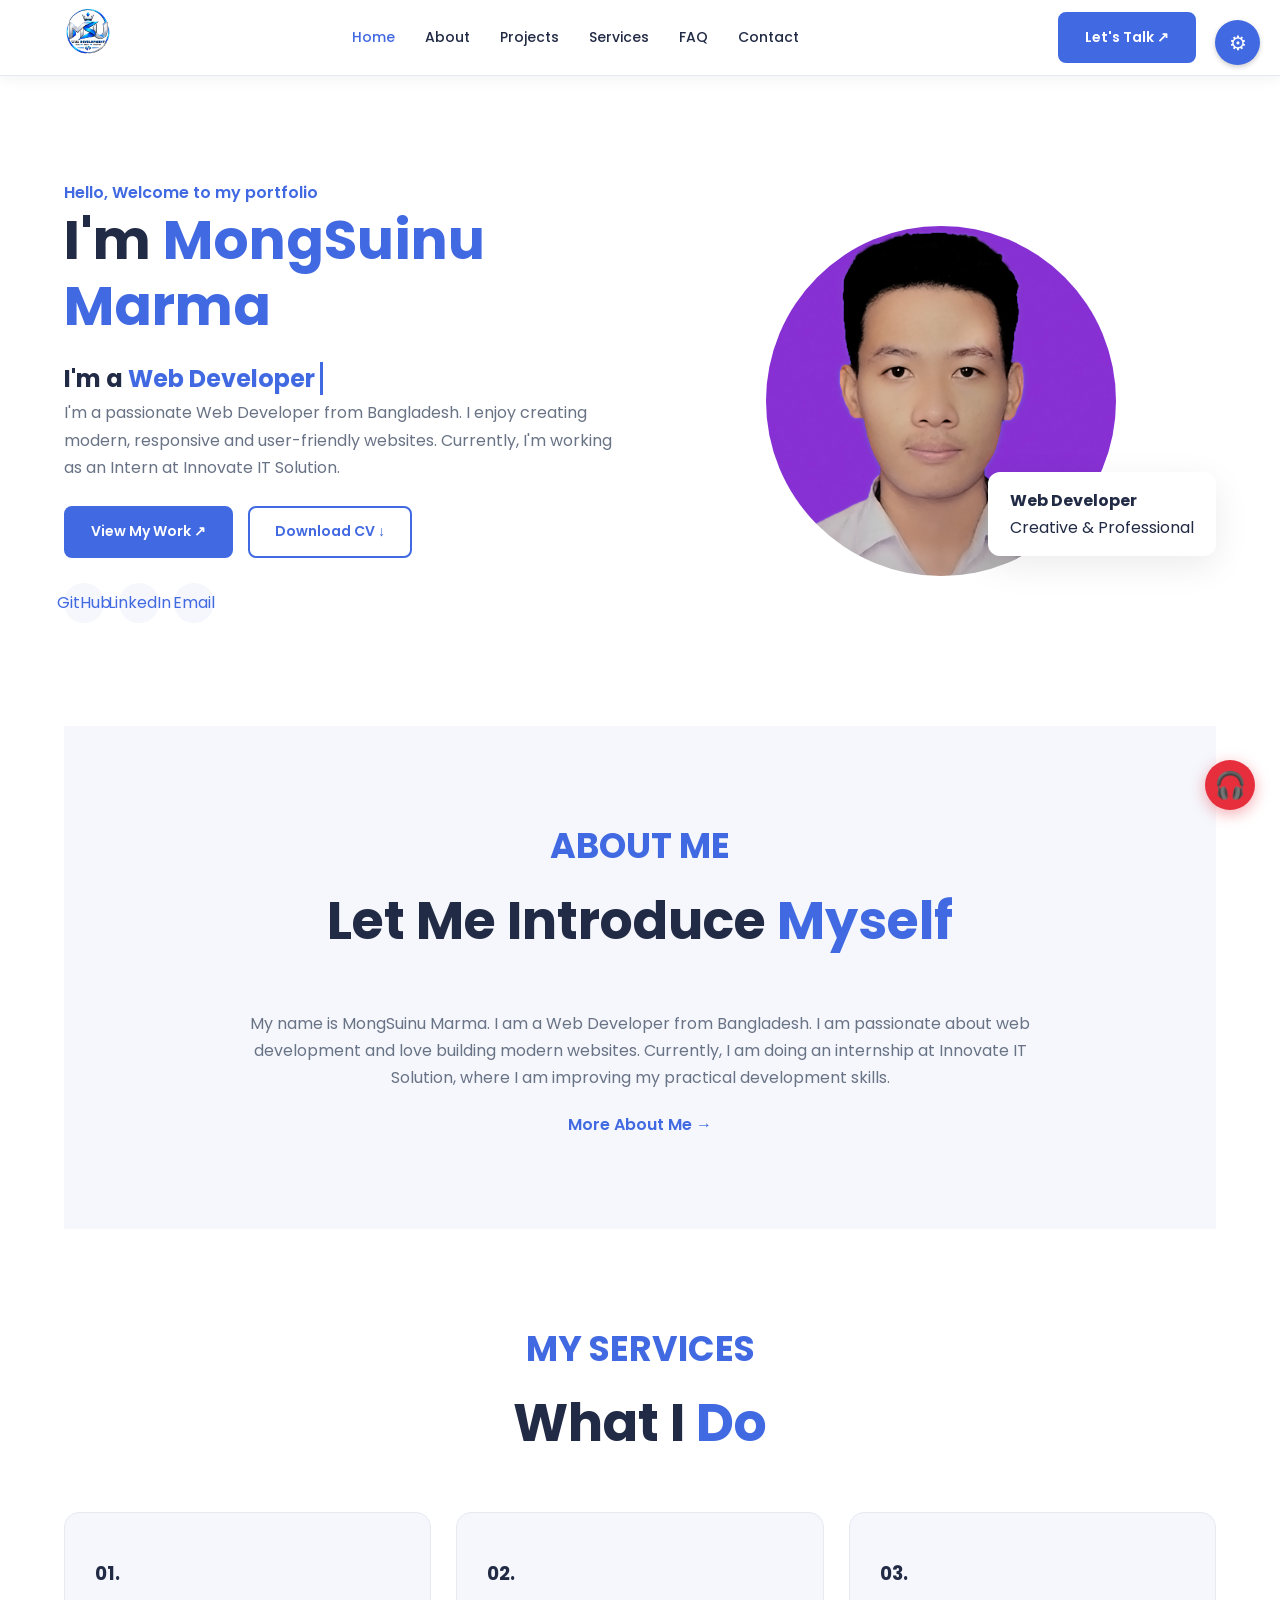
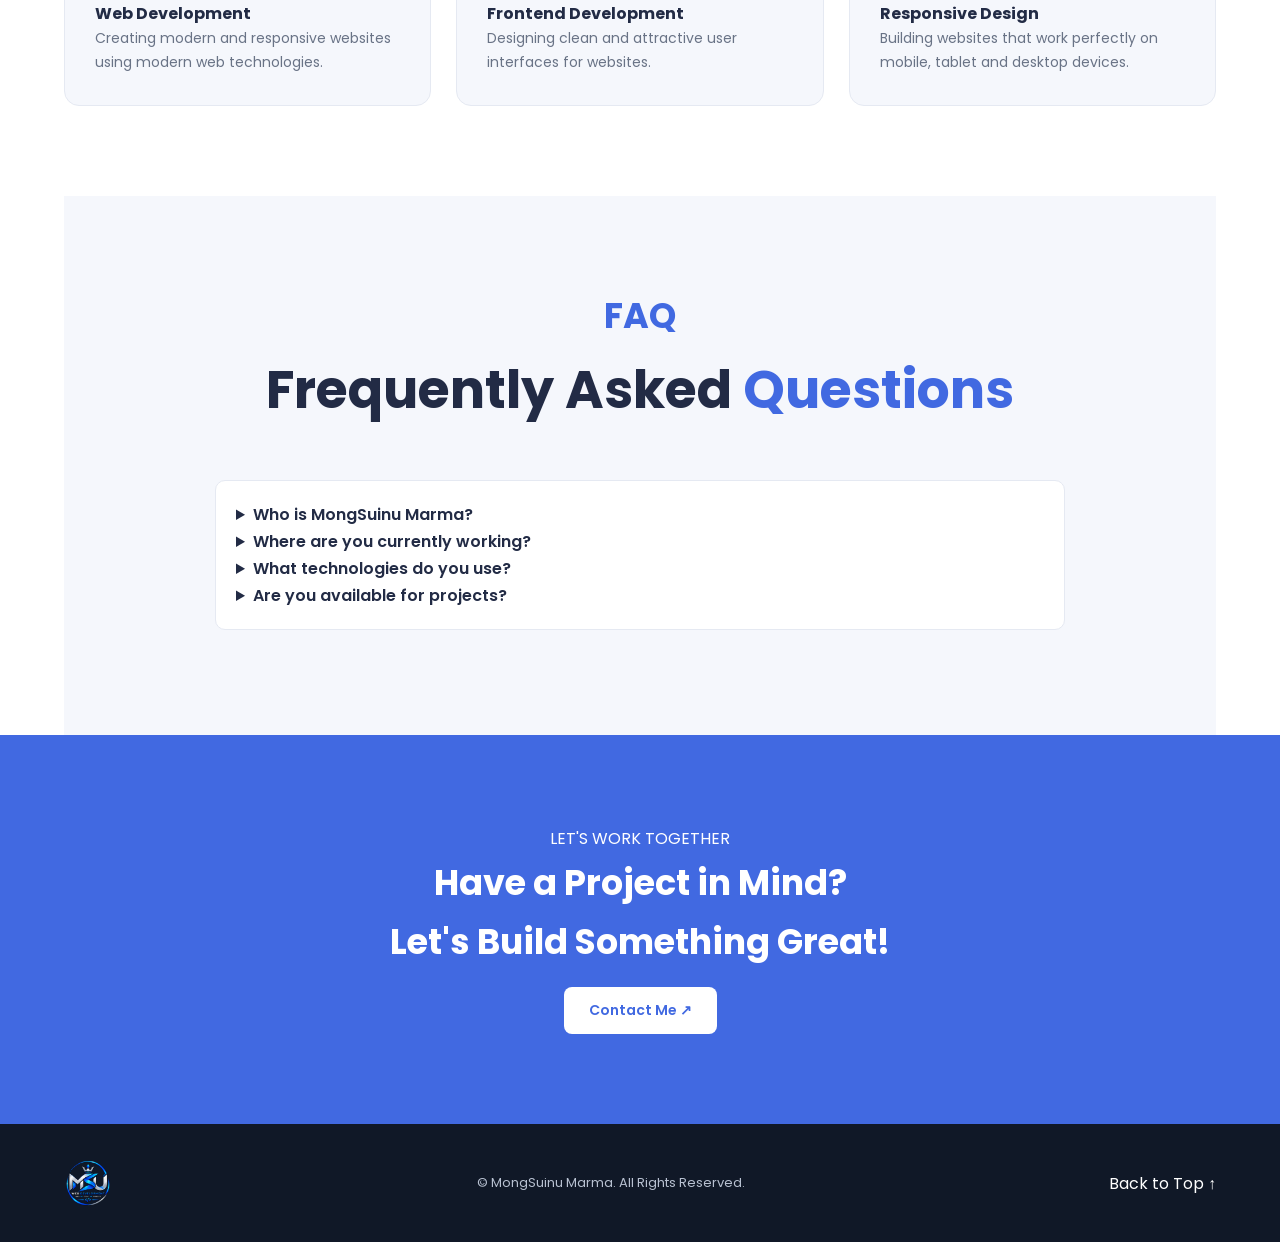
<file: index.html>
<!DOCTYPE html>
<html lang="en">

<head>
    <meta charset="UTF-8">
    <meta name="viewport" content="width=device-width, initial-scale=1.0">

    <meta name="description" content="MongSuinu Marma - Professional Web Developer from Bangladesh. Explore my skills, projects and experience.">

    <meta name="keywords" content="MongSuinu Marma, Web Developer, Bangladesh, Portfolio">

    <meta name="author" content="MongSuinu Marma">

    <meta name="robots" content="index, follow">

    <title>MongSuinu Marma | Web Developer</title>

    <!-- Google Fonts -->
    <link rel="preconnect" href="https://fonts.googleapis.com">
    <link rel="preconnect" href="https://fonts.gstatic.com" crossorigin>

    <link href="https://fonts.googleapis.com/css2?family=DM+Sans:wght@400;500;600;700&family=Poppins:wght@400;500;600;700;800&display=swap" rel="stylesheet">

    <!-- CSS -->
    <link rel="stylesheet" href="./assets/css/style.css">
    <link rel="stylesheet" href="./assets/css/responsive.css">

</head>

<body>

    <!-- ================= HEADER ================= -->

    <header class="header">

        <nav class="container">

            <div class="row">

                <!-- Logo -->
                <div class="navLogo">
                    <a href="index.html"><img src="./assets/img/logo.png" alt=""></a>
                </div>

                <!-- Navigation Menu -->
                <div class="navMenu" id="navMenu">

                    <a href="index.html" class="active">Home</a>
                    <a href="about.html">About</a>
                    <a href="projects.html">Projects</a>
                    <a href="#services">Services</a>
                    <a href="#faq">FAQ</a>
                    <a href="#contact">Contact</a>

                </div>

                <!-- Navigation Button -->
                <div class="navBtn">

                    <a href="#contact" class="btn-primary">
                        Let's Talk ↗
                    </a>

                </div>

                <!-- Mobile Menu -->
                <button class="menuToggle" id="menuToggle" aria-label="Toggle navigation">
                    ☰
                </button>

            </div>

        </nav>

    </header>


    <!-- ================= SIDEBAR ================= -->

    <!-- <aside class="sidebar" id="sidebar">

        <div class="sidebarContent">

            <h3>Website Settings</h3>

            <h4>Choose Theme</h4>

            <button data-mode="light">Light Mode</button>

            <button data-mode="dark">Dark Mode</button>

            <hr>

            <h4>Accent Colors</h4>

            <button data-color="#4169E1">Royal Blue</button>

            <button data-color="#DC143C">Crimson</button>

            <button data-color="#008080">Teal</button>

            <button data-color="#8A2BE2">Violet</button>

        </div>

    </aside> -->

<!-- Toggle Icon Button -->
<button class="sidebarToggle" id="sidebarToggle">⚙</button>

<!-- Sidebar Component -->
<aside class="sidebar" id="sidebar">
    <div class="sidebarContent">
        <h3>Website Settings</h3>

        <h4>Choose Theme</h4>
        <button data-mode="light">Light Mode</button>
        <button data-mode="dark">Dark Mode</button>

        <hr>

        <h4>Accent Colors</h4>
        <div class="colorOptions">
            <button data-color="#4169E1" style="background: #4169E1;"></button>
            <button data-color="#DC143C" style="background: #DC143C;"></button>
            <button data-color="#008080" style="background: #008080;"></button>
            <button data-color="#8A2BE2" style="background: #8A2BE2;"></button>
        </div>
    </div>
</aside>

    <!-- ================= MAIN ================= -->

    <main>

        <!-- HERO SECTION -->

        <section class="hero container" id="home">

            <div class="heroContent">

                <span class="subtitle">
                    Hello, Welcome to my portfolio
                </span>

                <h1>
                    I'm <span>MongSuinu Marma</span>
                </h1>

                <h2>
                    I'm a <span id="typingText">Web Developer</span>
                </h2>

                <p>
                    I'm a passionate Web Developer from Bangladesh.
                    I enjoy creating modern, responsive and user-friendly
                    websites. Currently, I'm working as an Intern at
                    Innovate IT Solution.
                </p>

                <div class="heroButtons">

                    <a href="projects.html" class="btn-primary">
                        View My Work ↗
                    </a>

                    <a href="./assets/cv/mongsuinu-marma-cv.txt"
                       class="btn-secondary"
                       download>
                        Download CV ↓
                    </a>

                </div>

                <div class="socialLinks">

                    <a href="https://github.com/" target="_blank" rel="noopener noreferrer">GitHub</a>

                    <a href="https://linkedin.com/" target="_blank" rel="noopener noreferrer">LinkedIn</a>

                    <a href="mailto:your-email@example.com">Email</a>

                </div>

            </div>


            <!-- Profile Image -->

            <div class="heroImage">

                <div class="imageCircle">

                    <div class="profileText">
                        <img src="./assets/img/mong.png" alt="">
                    </div>

                </div>

                <div class="floatingCard">
                    <h4>Web Developer</h4>
                    <p>Creative & Professional</p>
                </div>

            </div>

        </section>


        <!-- ABOUT SECTION -->

        <section class="aboutSection container" id="about">

            <div class="sectionTitle">

                <span>ABOUT ME</span>

                <h2>
                    Let Me Introduce <span>Myself</span>
                </h2>

            </div>

            <div class="aboutContent">

                <p>
                    My name is MongSuinu Marma. I am a Web Developer
                    from Bangladesh. I am passionate about web
                    development and love building modern websites.

                    Currently, I am doing an internship at
                    Innovate IT Solution, where I am improving
                    my practical development skills.
                </p>

                <a href="about.html" class="textLink">
                    More About Me →
                </a>

            </div>

        </section>


        <!-- SERVICES SECTION -->

        <section class="servicesSection container" id="services">

            <div class="sectionTitle">

                <span>MY SERVICES</span>

                <h2>
                    What I <span>Do</span>
                </h2>

            </div>

            <div class="serviceGrid">

                <div class="serviceCard">

                    <h3>01.</h3>

                    <h4>Web Development</h4>

                    <p>
                        Creating modern and responsive websites
                        using modern web technologies.
                    </p>

                </div>


                <div class="serviceCard">

                    <h3>02.</h3>

                    <h4>Frontend Development</h4>

                    <p>
                        Designing clean and attractive user
                        interfaces for websites.
                    </p>

                </div>


                <div class="serviceCard">

                    <h3>03.</h3>

                    <h4>Responsive Design</h4>

                    <p>
                        Building websites that work perfectly
                        on mobile, tablet and desktop devices.
                    </p>

                </div>

            </div>

        </section>


        <!-- FAQ SECTION -->

        <section class="faqSection container" id="faq">

            <div class="sectionTitle">

                <span>FAQ</span>

                <h2>
                    Frequently Asked <span>Questions</span>
                </h2>

            </div>

            <div class="faqItem">

                <details>

                    <summary>Who is MongSuinu Marma?</summary>

                    <p>
                        I am a Web Developer from Bangladesh
                        who enjoys creating modern websites.
                    </p>

                </details>


                <details>

                    <summary>Where are you currently working?</summary>

                    <p>
                        Currently, I am working as an Intern
                        at Innovate IT Solution.
                    </p>

                </details>


                <details>

                    <summary>What technologies do you use?</summary>

                    <p>
                        I am learning and working with HTML,
                        CSS, JavaScript and other web technologies.
                    </p>

                </details>


                <details>

                    <summary>Are you available for projects?</summary>

                    <p>
                        You can contact me to discuss
                        suitable projects and collaborations.
                    </p>

                </details>

            </div>

        </section>


        <!-- CONTACT SECTION -->

        <section class="contactSection" id="contact">

            <div class="container contactContent">

                <span>LET'S WORK TOGETHER</span>

                <h2>
                    Have a Project in Mind?
                    <br>
                    Let's Build Something Great!
                </h2>

                <a href="mailto:your-email@example.com"
                   class="btn-white">

                    Contact Me ↗

                </a>

            </div>

        </section>

    </main>


    <!-- ================= FOOTER ================= -->

    <footer class="footer">

        <div class="container footerContent">

            <img src="./assets/img/logo.png" alt="logo">

            <p>
                © <span id="year"></span>
                MongSuinu Marma. All Rights Reserved.
            </p>

            <a href="#home">Back to Top ↑</a>

        </div>

    </footer>


    <!-- SCROLL BUTTON -->

    <button id="scrollTop" class="scrollTop">
        ↑
    </button>

    <!-- JAVASCRIPT -->

    <script src="./assets/js/app.js"></script>



    <div class="floating-contact-container">
    <!-- Sub buttons gulo -->
    <div class="contact-menu" id="contactMenu">
        <a href="tel:apnar-number" class="contact-btn phone-btn" title="Call">📞</a>
        <a href="https://wa.me/apnar-number" target="_blank" class="contact-btn whatsapp-btn" title="WhatsApp">💬</a>
        <a href="https://m.me/apnar-username" target="_blank" class="contact-btn messenger-btn" title="Messenger">🔵</a>
    </div>

    <!-- Main Toggle Button -->
    <button class="main-toggle-btn" id="toggleBtn">
        <span class="icon-open">🎧</span> <!-- Prothome ei icon thakbe -->
        <span class="icon-close" style="display:none;">✕</span> <!-- Click korle X ashbe -->
    </button>
</div>
</div>

</body>

</html>
</file>
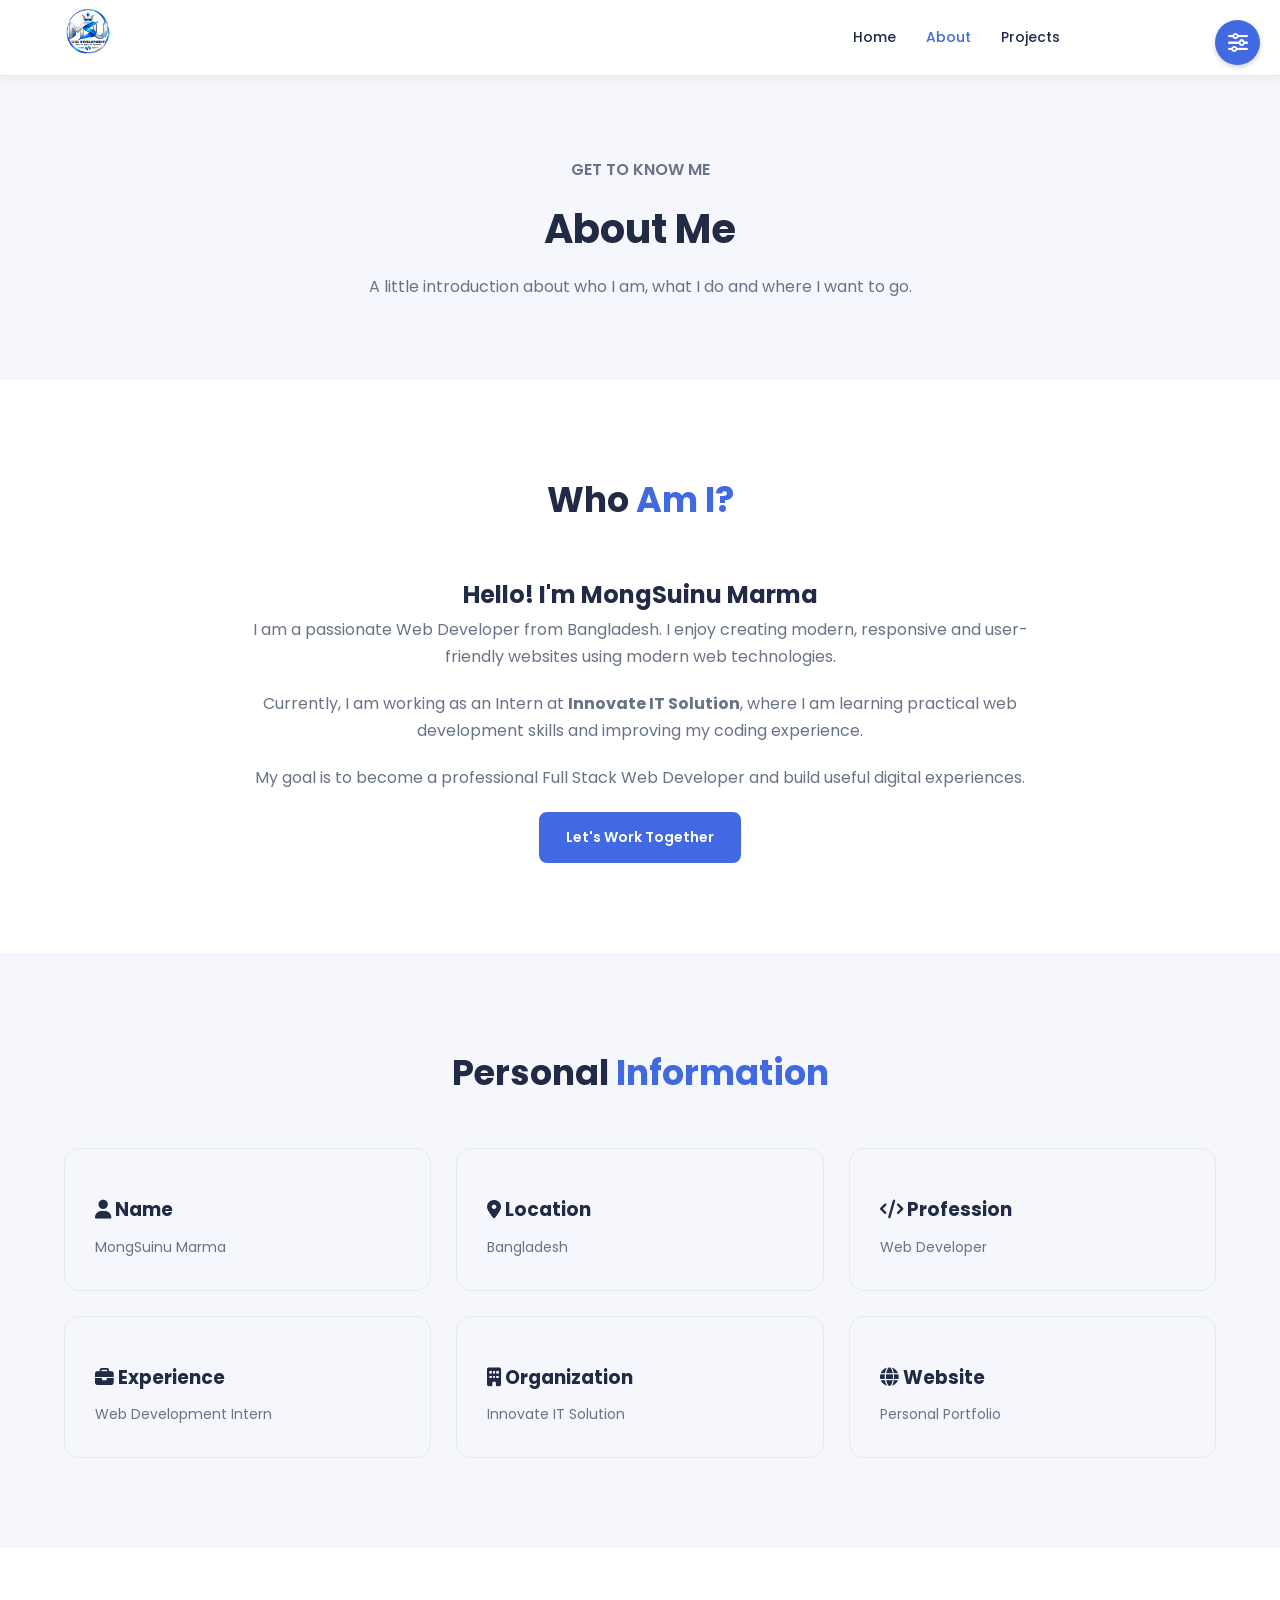
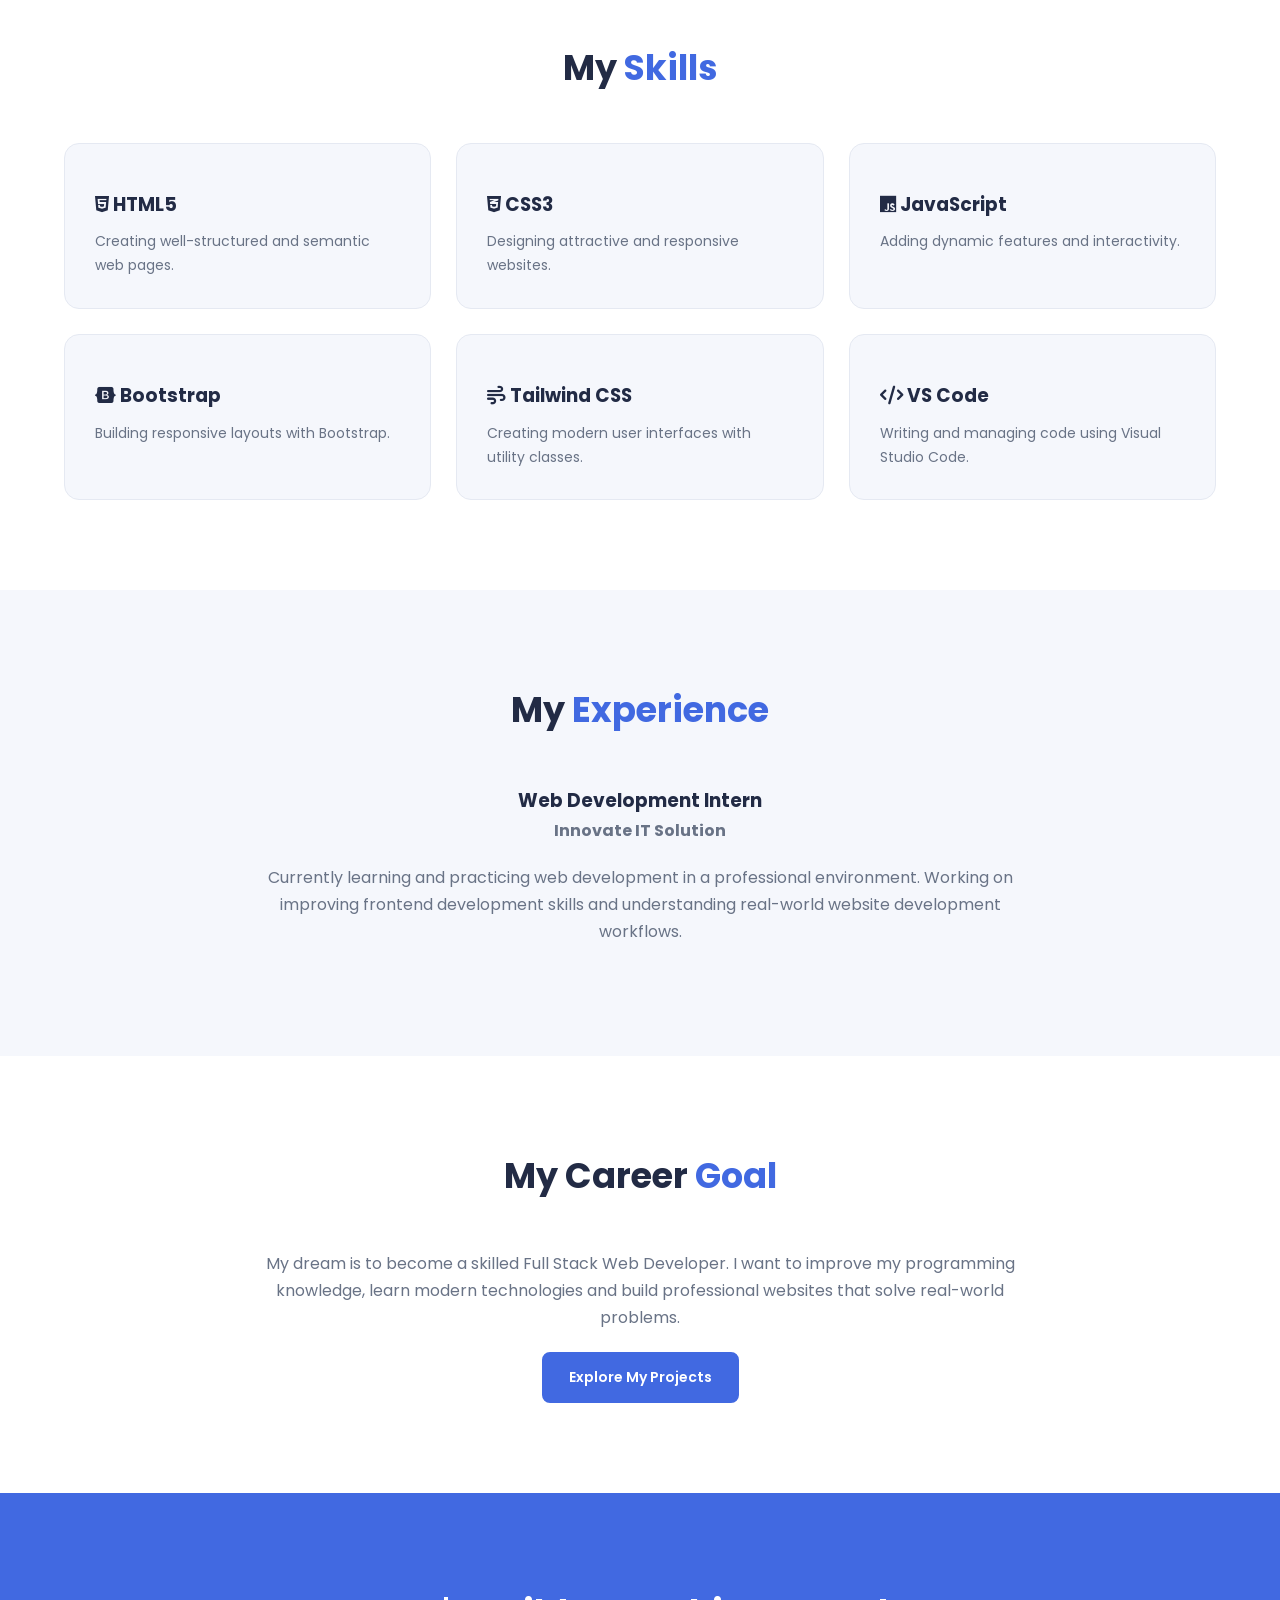
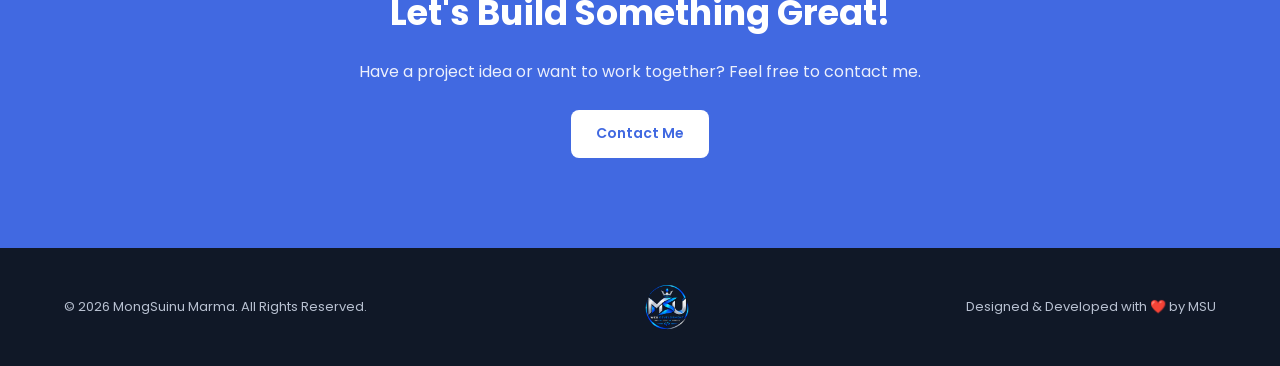
<file: about.html>
<!DOCTYPE html>
<html lang="en">

<head>
    <meta charset="UTF-8">
    <meta name="viewport" content="width=device-width, initial-scale=1.0">

    <!-- SEO Meta Tags -->
    <title>About Me | MongSuinu Marma - Web Developer</title>

    <meta name="description"
        content="Learn more about MongSuinu Marma, a web developer from Bangladesh. Explore my skills, education, experience and career goals.">

    <meta name="keywords"
        content="MongSuinu Marma, About Me, Web Developer Bangladesh, Frontend Developer, HTML, CSS, JavaScript">

    <meta name="author" content="MongSuinu Marma">

    <!-- CSS -->
    <link rel="stylesheet" href="./assets/css/style.css">
    <link rel="stylesheet" href="./assets/css/responsive.css">

    <!-- Font Awesome -->
    <link rel="stylesheet"
        href="https://cdnjs.cloudflare.com/ajax/libs/font-awesome/6.5.2/css/all.min.css">

</head>

<body>

    <!-- =========================
         Navbar
    ========================== -->

    <header class="header">

        <div class="container row">

            <a href="index.html" class="navLogo">
                <img src="./assets/img/logo.png" alt="">
            </a>

            <button class="menuToggle" id="menuToggle" aria-label="Toggle navigation">
                <i class="fas fa-bars"></i>
            </button>

            <nav class="navMenu" id="navMenu">

                <a href="index.html">Home</a>

                <a href="about.html">About</a>

                <a href="projects.html">Projects</a>

                <a href="index.html#contact" class="navBtn">
                    Contact Me
                </a>

            </nav>

            <button class="sidebarToggle" id="sidebarToggle" aria-label="Open settings">
                <i class="fas fa-sliders-h"></i>
            </button>

        </div>

    </header>


    <!-- =========================
         Settings Sidebar
    ========================== -->

    <aside class="sidebar" id="sidebar">

        <div class="sidebarContent">

            <h3>Website Settings</h3>

            <h4>Choose Theme</h4>

            <button data-mode="light">Light Mode</button>

            <button data-mode="dark">Dark Mode</button>

            <hr>

            <h4>Accent Colors</h4>

            <button data-color="#4169E1">Royal Blue</button>

            <button data-color="#DC143C">Crimson</button>

            <button data-color="#008080">Teal</button>

            <button data-color="#8A2BE2">Violet</button>

        </div>

    </aside>


    <!-- =========================
         About Hero
    ========================== -->

    <section class="pageHero">

        <div class="container">

            <p class="subtitle">GET TO KNOW ME</p>

            <h1>About <span>Me</span></h1>

            <p>
                A little introduction about who I am,
                what I do and where I want to go.
            </p>

        </div>

    </section>


    <!-- =========================
         Personal Introduction
    ========================== -->

    <section class="contentSection">

        <div class="container">

            <div class="sectionTitle">
                Who <span>Am I?</span>
            </div>

            <div class="aboutContent">

                <h2>Hello! I'm MongSuinu Marma</h2>

                <p>
                    I am a passionate Web Developer from Bangladesh.
                    I enjoy creating modern, responsive and user-friendly
                    websites using modern web technologies.
                </p>

                <p>
                    Currently, I am working as an Intern at
                    <strong>Innovate IT Solution</strong>, where I am
                    learning practical web development skills and
                    improving my coding experience.
                </p>

                <p>
                    My goal is to become a professional Full Stack Web
                    Developer and build useful digital experiences.
                </p>

                <a href="index.html#contact" class="btn-primary">
                    Let's Work Together
                </a>

            </div>

        </div>

    </section>


    <!-- =========================
         My Information
    ========================== -->

    <section class="aboutSection">

        <div class="container">

            <h2 class="sectionTitle">
                Personal <span>Information</span>
            </h2>

            <div class="serviceGrid">

                <div class="serviceCard">

                    <h3><i class="fas fa-user"></i> Name</h3>

                    <p>MongSuinu Marma</p>

                </div>

                <div class="serviceCard">

                    <h3><i class="fas fa-map-marker-alt"></i> Location</h3>

                    <p>Bangladesh</p>

                </div>

                <div class="serviceCard">

                    <h3><i class="fas fa-code"></i> Profession</h3>

                    <p>Web Developer</p>

                </div>

                <div class="serviceCard">

                    <h3><i class="fas fa-briefcase"></i> Experience</h3>

                    <p>Web Development Intern</p>

                </div>

                <div class="serviceCard">

                    <h3><i class="fas fa-building"></i> Organization</h3>

                    <p>Innovate IT Solution</p>

                </div>

                <div class="serviceCard">

                    <h3><i class="fas fa-globe"></i> Website</h3>

                    <p>Personal Portfolio</p>

                </div>

            </div>

        </div>

    </section>


    <!-- =========================
         My Skills
    ========================== -->

    <section class="contentSection">

        <div class="container">

            <h2 class="sectionTitle">
                My <span>Skills</span>
            </h2>

            <div class="serviceGrid">

                <div class="serviceCard">

                    <h3><i class="fab fa-html5"></i> HTML5</h3>

                    <p>
                        Creating well-structured and semantic web pages.
                    </p>

                </div>

                <div class="serviceCard">

                    <h3><i class="fab fa-css3-alt"></i> CSS3</h3>

                    <p>
                        Designing attractive and responsive websites.
                    </p>

                </div>

                <div class="serviceCard">

                    <h3><i class="fab fa-js"></i> JavaScript</h3>

                    <p>
                        Adding dynamic features and interactivity.
                    </p>

                </div>

                <div class="serviceCard">

                    <h3><i class="fab fa-bootstrap"></i> Bootstrap</h3>

                    <p>
                        Building responsive layouts with Bootstrap.
                    </p>

                </div>

                <div class="serviceCard">

                    <h3><i class="fas fa-wind"></i> Tailwind CSS</h3>

                    <p>
                        Creating modern user interfaces with utility classes.
                    </p>

                </div>

                <div class="serviceCard">

                    <h3><i class="fas fa-code"></i> VS Code</h3>

                    <p>
                        Writing and managing code using Visual Studio Code.
                    </p>

                </div>

            </div>

        </div>

    </section>


    <!-- =========================
         My Experience
    ========================== -->

    <section class="aboutSection">

        <div class="container">

            <h2 class="sectionTitle">
                My <span>Experience</span>
            </h2>

            <div class="aboutContent">

                <h3>Web Development Intern</h3>

                <p><strong>Innovate IT Solution</strong></p>

                <p>
                    Currently learning and practicing web development
                    in a professional environment. Working on improving
                    frontend development skills and understanding
                    real-world website development workflows.
                </p>

            </div>

        </div>

    </section>


    <!-- =========================
         Career Goal
    ========================== -->

    <section class="contentSection">

        <div class="container">

            <h2 class="sectionTitle">
                My Career <span>Goal</span>
            </h2>

            <div class="aboutContent">

                <p>
                    My dream is to become a skilled Full Stack Web Developer.
                    I want to improve my programming knowledge, learn
                    modern technologies and build professional websites
                    that solve real-world problems.
                </p>

                <a href="projects.html" class="btn-primary">
                    Explore My Projects
                </a>

            </div>

        </div>

    </section>


    <!-- =========================
         Contact CTA
    ========================== -->

    <section class="contactSection" id="contact">

        <div class="container">

            <div class="contactContent">

                <h2>Let's Build Something Great!</h2>

                <p>
                    Have a project idea or want to work together?
                    Feel free to contact me.
                </p>

                <a href="index.html#contact" class="btn-white">
                    Contact Me
                </a>

            </div>

        </div>

    </section>


    <!-- =========================
         Footer
    ========================== -->

    <footer class="footer">

        <div class="container footerContent">

            <p>
                &copy; <span id="currentYear"></span>
                MongSuinu Marma. All Rights Reserved.
            </p>

            <img src="./assets/img/logo.png" alt="">

            <p>Designed & Developed with ❤️ by MSU</p>

        </div>

    </footer>


    <!-- Scroll To Top -->

    <button class="scrollTop" id="scrollTop" aria-label="Scroll to top">
        <i class="fas fa-arrow-up"></i>
    </button>


    <!-- JavaScript -->

    <script src="./assets/js/app.js"></script>

</body>

</html>
</file>
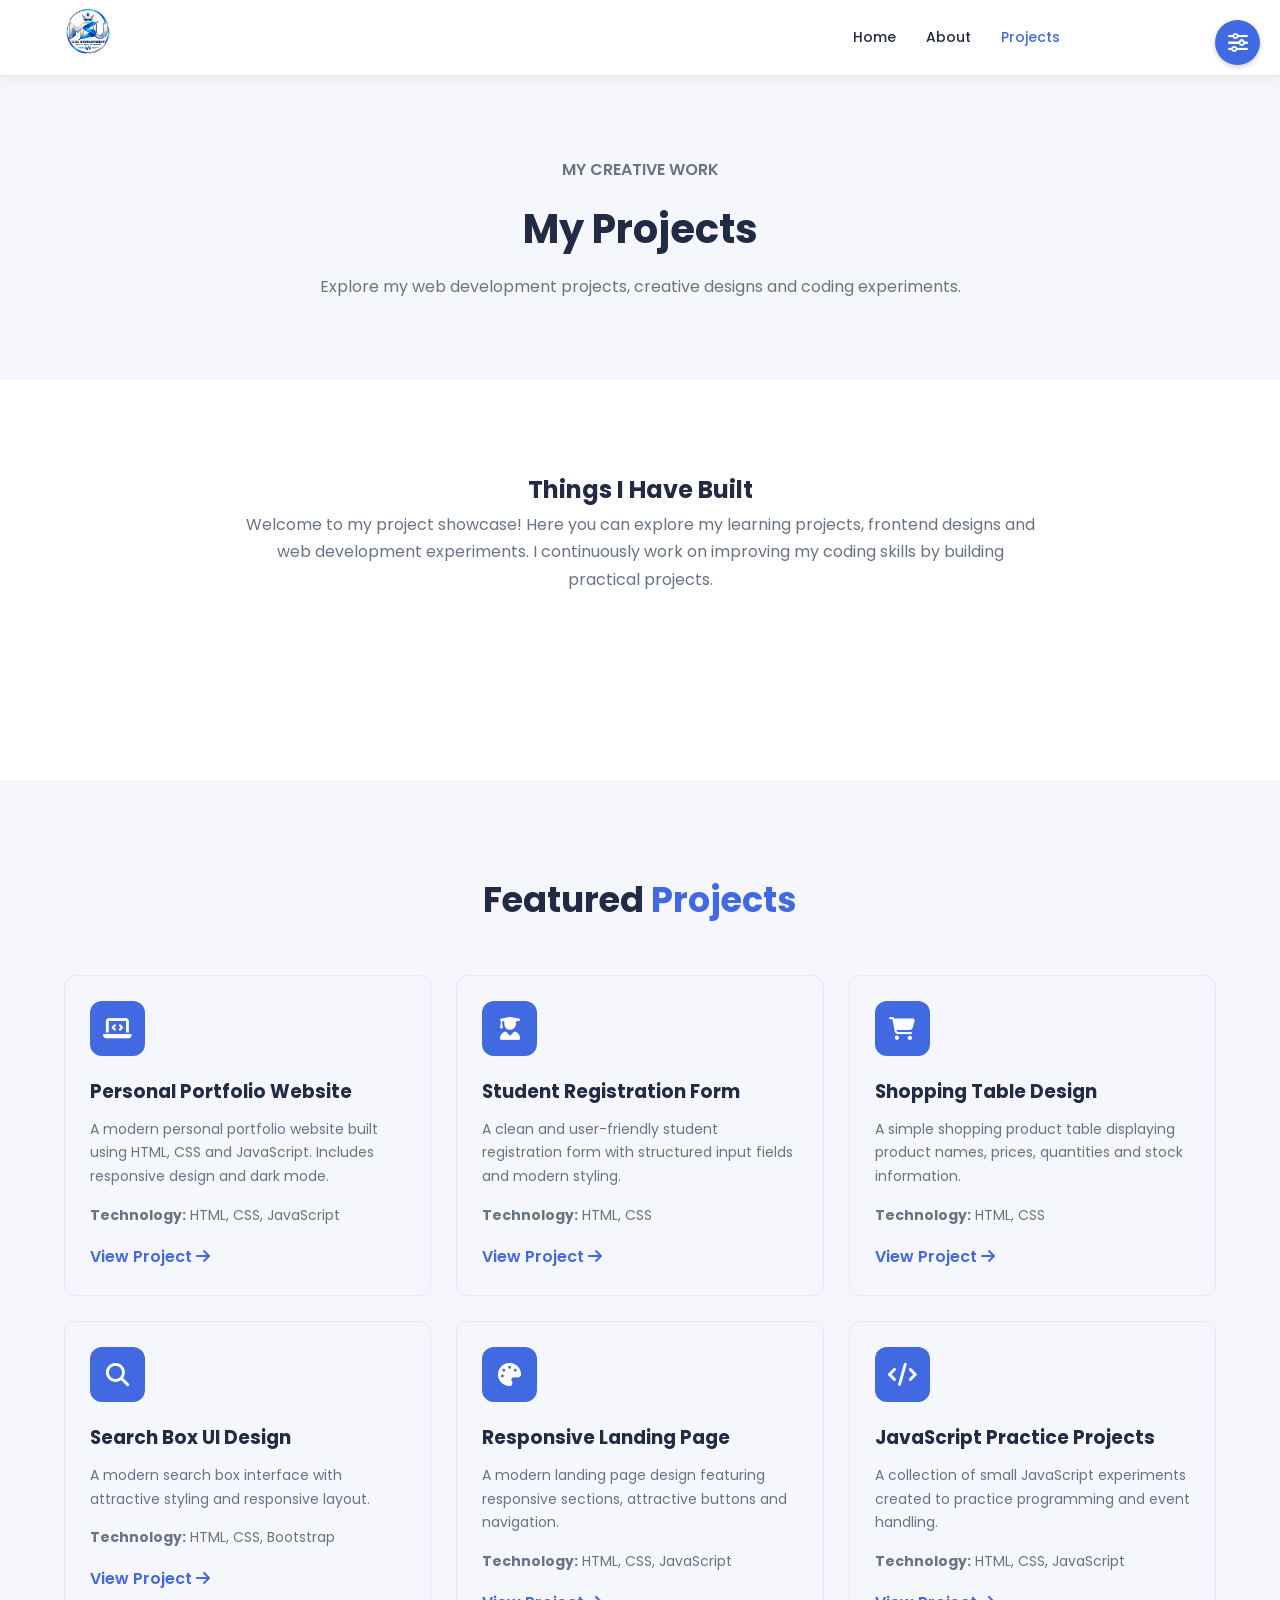
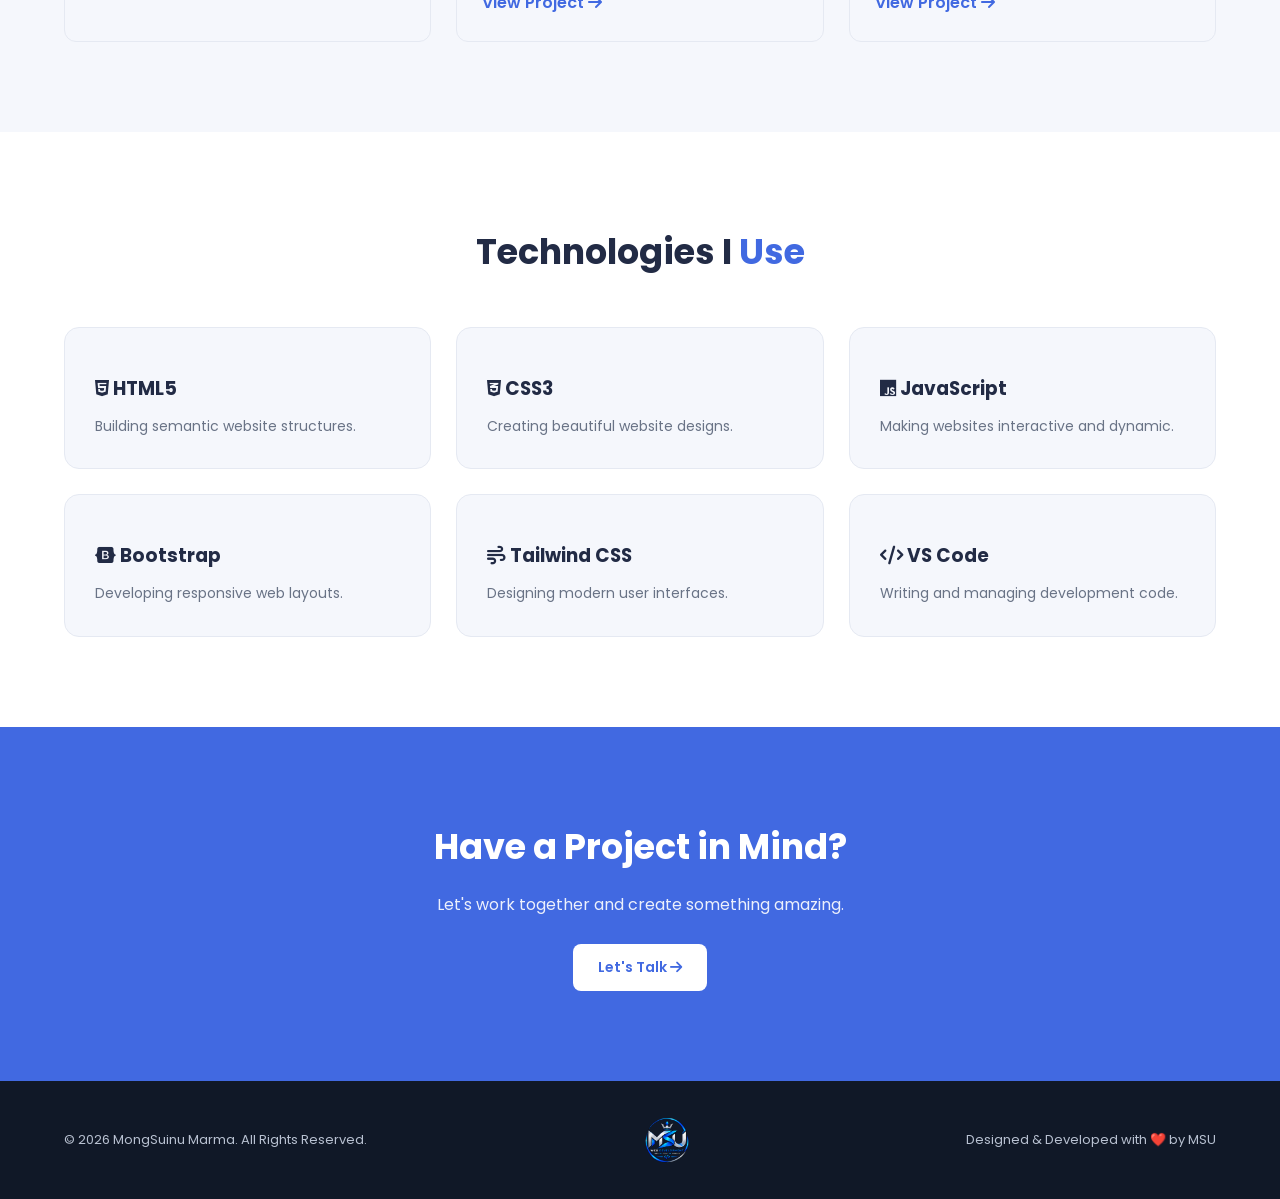
<file: projects.html>
<!DOCTYPE html>
<html lang="en">

<head>

    <meta charset="UTF-8">
    <meta name="viewport" content="width=device-width, initial-scale=1.0">

    <!-- SEO Meta Tags -->

    <title>My Projects | MongSuinu Marma - Web Developer</title>

    <meta name="description"
        content="Explore web development projects created by MongSuinu Marma, including responsive websites, frontend designs and JavaScript applications.">

    <meta name="keywords"
        content="MongSuinu Marma Projects, Web Development Projects, HTML CSS Projects, JavaScript Projects, Portfolio">

    <meta name="author" content="MongSuinu Marma">

    <!-- CSS -->

    <link rel="stylesheet" href="./assets/css/style.css">

    <link rel="stylesheet" href="./assets/css/responsive.css">

    <!-- Font Awesome -->

    <link rel="stylesheet"
        href="https://cdnjs.cloudflare.com/ajax/libs/font-awesome/6.5.2/css/all.min.css">

</head>


<body>


    <!-- =========================
         Navbar
    ========================== -->

    <header class="header">

        <div class="container row">

            <a href="index.html" class="navLogo">
                <img src="./assets/img/logo.png" alt="">
            </a>

            <button class="menuToggle" id="menuToggle" aria-label="Toggle navigation">

                <i class="fas fa-bars"></i>

            </button>


            <nav class="navMenu" id="navMenu">

                <a href="index.html">Home</a>

                <a href="about.html">About</a>

                <a href="projects.html">Projects</a>

                <a href="index.html#contact" class="navBtn">
                    Contact Me
                </a>

            </nav>


            <button class="sidebarToggle" id="sidebarToggle" aria-label="Open settings">

                <i class="fas fa-sliders-h"></i>

            </button>

        </div>

    </header>



    <!-- =========================
         Settings Sidebar
    ========================== -->

    <aside class="sidebar" id="sidebar">

        <div class="sidebarContent">

            <h3>Website Settings</h3>

            <h4>Choose Theme</h4>

            <button data-mode="light">Light Mode</button>

            <button data-mode="dark">Dark Mode</button>

            <hr>

            <h4>Accent Colors</h4>

            <button data-color="#4169E1">Royal Blue</button>

            <button data-color="#DC143C">Crimson</button>

            <button data-color="#008080">Teal</button>

            <button data-color="#8A2BE2">Violet</button>

        </div>

    </aside>



    <!-- =========================
         Projects Hero Section
    ========================== -->

    <section class="pageHero">

        <div class="container">

            <p class="subtitle">MY CREATIVE WORK</p>

            <h1>My <span>Projects</span></h1>

            <p>
                Explore my web development projects,
                creative designs and coding experiments.
            </p>

        </div>

    </section>



    <!-- =========================
         Project Introduction
    ========================== -->

    <section class="contentSection">

        <div class="container">

            <div class="aboutContent">

                <h2>Things I Have <span>Built</span></h2>

                <p>
                    Welcome to my project showcase!
                    Here you can explore my learning projects,
                    frontend designs and web development experiments.
                    I continuously work on improving my coding skills
                    by building practical projects.
                </p>

            </div>

        </div>

    </section>



    <!-- =========================
         Project Cards
    ========================== -->

    <section class="aboutSection">

        <div class="container">

            <h2 class="sectionTitle">
                Featured <span>Projects</span>
            </h2>


            <div class="projectGrid">


                <!-- Project 1 -->

                <div class="projectCard">

                    <div class="projectIcon">
                        <i class="fas fa-laptop-code"></i>
                    </div>

                    <h3>Personal Portfolio Website</h3>

                    <p>
                        A modern personal portfolio website
                        built using HTML, CSS and JavaScript.
                        Includes responsive design and dark mode.
                    </p>

                    <p class="projectTech">
                        <strong>Technology:</strong>
                        HTML, CSS, JavaScript
                    </p>

                    <a href="#" target="_blank" rel="noopener noreferrer">
                        View Project
                        <i class="fas fa-arrow-right"></i>
                    </a>

                </div>



                <!-- Project 2 -->

                <div class="projectCard">

                    <div class="projectIcon">
                        <i class="fas fa-user-graduate"></i>
                    </div>

                    <h3>Student Registration Form</h3>

                    <p>
                        A clean and user-friendly student
                        registration form with structured
                        input fields and modern styling.
                    </p>

                    <p class="projectTech">
                        <strong>Technology:</strong>
                        HTML, CSS
                    </p>

                    <a href="#" target="_blank" rel="noopener noreferrer">
                        View Project
                        <i class="fas fa-arrow-right"></i>
                    </a>

                </div>



                <!-- Project 3 -->

                <div class="projectCard">

                    <div class="projectIcon">
                        <i class="fas fa-shopping-cart"></i>
                    </div>

                    <h3>Shopping Table Design</h3>

                    <p>
                        A simple shopping product table
                        displaying product names, prices,
                        quantities and stock information.
                    </p>

                    <p class="projectTech">
                        <strong>Technology:</strong>
                        HTML, CSS
                    </p>

                    <a href="#" target="_blank" rel="noopener noreferrer">
                        View Project
                        <i class="fas fa-arrow-right"></i>
                    </a>

                </div>



                <!-- Project 4 -->

                <div class="projectCard">

                    <div class="projectIcon">
                        <i class="fas fa-search"></i>
                    </div>

                    <h3>Search Box UI Design</h3>

                    <p>
                        A modern search box interface
                        with attractive styling and
                        responsive layout.
                    </p>

                    <p class="projectTech">
                        <strong>Technology:</strong>
                        HTML, CSS, Bootstrap
                    </p>

                    <a href="#" target="_blank" rel="noopener noreferrer">
                        View Project
                        <i class="fas fa-arrow-right"></i>
                    </a>

                </div>



                <!-- Project 5 -->

                <div class="projectCard">

                    <div class="projectIcon">
                        <i class="fas fa-palette"></i>
                    </div>

                    <h3>Responsive Landing Page</h3>

                    <p>
                        A modern landing page design
                        featuring responsive sections,
                        attractive buttons and navigation.
                    </p>

                    <p class="projectTech">
                        <strong>Technology:</strong>
                        HTML, CSS, JavaScript
                    </p>

                    <a href="#" target="_blank" rel="noopener noreferrer">
                        View Project
                        <i class="fas fa-arrow-right"></i>
                    </a>

                </div>



                <!-- Project 6 -->

                <div class="projectCard">

                    <div class="projectIcon">
                        <i class="fas fa-code"></i>
                    </div>

                    <h3>JavaScript Practice Projects</h3>

                    <p>
                        A collection of small JavaScript
                        experiments created to practice
                        programming and event handling.
                    </p>

                    <p class="projectTech">
                        <strong>Technology:</strong>
                        HTML, CSS, JavaScript
                    </p>

                    <a href="#" target="_blank" rel="noopener noreferrer">
                        View Project
                        <i class="fas fa-arrow-right"></i>
                    </a>

                </div>


            </div>

        </div>

    </section>



    <!-- =========================
         Skills Section
    ========================== -->

    <section class="contentSection">

        <div class="container">

            <h2 class="sectionTitle">
                Technologies I <span>Use</span>
            </h2>


            <div class="serviceGrid">


                <div class="serviceCard">

                    <h3>
                        <i class="fab fa-html5"></i>
                        HTML5
                    </h3>

                    <p>Building semantic website structures.</p>

                </div>


                <div class="serviceCard">

                    <h3>
                        <i class="fab fa-css3-alt"></i>
                        CSS3
                    </h3>

                    <p>Creating beautiful website designs.</p>

                </div>


                <div class="serviceCard">

                    <h3>
                        <i class="fab fa-js"></i>
                        JavaScript
                    </h3>

                    <p>Making websites interactive and dynamic.</p>

                </div>


                <div class="serviceCard">

                    <h3>
                        <i class="fab fa-bootstrap"></i>
                        Bootstrap
                    </h3>

                    <p>Developing responsive web layouts.</p>

                </div>


                <div class="serviceCard">

                    <h3>
                        <i class="fas fa-wind"></i>
                        Tailwind CSS
                    </h3>

                    <p>Designing modern user interfaces.</p>

                </div>


                <div class="serviceCard">

                    <h3>
                        <i class="fas fa-code"></i>
                        VS Code
                    </h3>

                    <p>Writing and managing development code.</p>

                </div>


            </div>

        </div>

    </section>



    <!-- =========================
         Call To Action
    ========================== -->

    <section class="contactSection">

        <div class="container">

            <div class="contactContent">

                <h2>Have a Project in Mind?</h2>

                <p>
                    Let's work together and create
                    something amazing.
                </p>

                <a href="index.html#contact" class="btn-white">

                    Let's Talk

                    <i class="fas fa-arrow-right"></i>

                </a>

            </div>

        </div>

    </section>



    <!-- =========================
         Footer
    ========================== -->

    <footer class="footer">

        <div class="container footerContent">

            <p>
                &copy; <span id="currentYear"></span>
                MongSuinu Marma. All Rights Reserved.
            </p>

            <img src="./assets/img/logo.png" alt="">

            <p>
                Designed & Developed with ❤️ by MSU
            </p>

        </div>

    </footer>



    <!-- Scroll To Top -->

    <button class="scrollTop" id="scrollTop" aria-label="Scroll to top">

        <i class="fas fa-arrow-up"></i>

    </button>



    <!-- JavaScript -->

    <script src="./assets/js/app.js"></script>

</body>

</html>
</file>
<file: assets/css/style.css>
/* ==============================
   1. Google Font & Root Variables
================================= */

@import url('https://fonts.googleapis.com/css2?family=Poppins:wght@300;400;500;600;700;800&display=swap');

:root {
    --primary: #4169E1;
    --primary-dark: #3154bd;
    --body-bg: #ffffff;
    --card-bg: #f5f7fc;
    --text-color: #222b45;
    --muted-color: #697386;
    --border-color: #e5e9f2;
    --white: #ffffff;
    --shadow: 0 10px 35px rgba(0, 0, 0, 0.08);
    --transition: all 0.3s ease;
}

[data-theme="dark"] {
    --body-bg: #111827;
    --card-bg: #1f2937;
    --text-color: #f3f4f6;
    --muted-color: #aab3c5;
    --border-color: #374151;
    --white: #ffffff;
    --shadow: 0 10px 35px rgba(0, 0, 0, 0.25);
}

/* ==============================
   2. Basic Settings
================================= */

* {
    margin: 0;
    padding: 0;
    box-sizing: border-box;
}

html {
    scroll-behavior: smooth;
    scroll-padding-top: 90px;
}

body {
    font-family: 'Poppins', sans-serif;
    background: var(--body-bg);
    color: var(--text-color);
    line-height: 1.7;
    transition: var(--transition);
}

a {
    text-decoration: none;
    color: inherit;
}

button {
    font-family: inherit;
    cursor: pointer;
}

ul {
    list-style: none;
}

.container {
    width: 90%;
    max-width: 1200px;
    margin: auto;
}

section {
    padding: 90px 0;
}

.sectionTitle {
    text-align: center;
    font-size: 35px;
    font-weight: 700;
    margin-bottom: 45px;
}

.sectionTitle span {
    color: var(--primary);
}

/* ==============================
   3. Navbar
================================= */

.header {
    position: sticky;
    top: 0;
    z-index: 1000;
    background: var(--body-bg);
    box-shadow: 0 2px 15px rgba(0, 0, 0, 0.06);
    border-bottom: 1px solid var(--border-color);
}

.header .row {
    min-height: 75px;
    display: flex;
    align-items: center;
    justify-content: space-between;
}

.navLogo {
    font-size: 25px;
    font-weight: 800;
    color: var(--primary);
}
.navLogo img{
    width: 48px;
}

.navMenu {
    display: flex;
    align-items: center;
    gap: 30px;
}

.navMenu a {
    font-size: 14px;
    font-weight: 500;
    transition: var(--transition);
}

.navMenu a:hover,
.navMenu a.active {
    color: var(--primary);
}

.navBtn {
    color: var(--white) !important;
    padding: 10px 20px;
    border-radius: 7px;
}


.menuToggle {
    display: none;
    font-size: 25px;
    color: var(--text-color);
    background: none;
    border: none;
}

/* ==============================
   4. Sidebar
================================= */

.sidebar {
    position: fixed;
    top: 0;
    right: -320px;
    width: 300px;
    height: 100vh;
    background: var(--card-bg);
    z-index: 2000;
    padding: 25px;
    box-shadow: var(--shadow);
    transition: var(--transition);
    overflow-y: auto;
}

.sidebar.active {
    right: 0;
}

.sidebarToggle {
    background: var(--primary);
    color: white;
    border: none;
    padding: 10px 14px;
    border-radius: 8px;
}

.sidebarContent {
    margin-top: 40px;
}

.sidebarContent h3 {
    margin-bottom: 15px;
}

.sidebarContent button {
    border: 1px solid var(--border-color);
    background: var(--body-bg);
    color: var(--text-color);
    padding: 10px 15px;
    margin: 5px;
    border-radius: 7px;
    transition: var(--transition);
}

.sidebarContent button:hover {
    background: var(--primary);
    color: white;
}

/* ==============================
   5. Hero Section
================================= */

.hero {
    min-height: 650px;
    display: flex;
    align-items: center;
    justify-content: space-between;
    gap: 50px;
}

.heroContent {
    flex: 1;
}

.subtitle {
    color: var(--primary);
    font-weight: 600;
    margin-bottom: 12px;
}

.heroContent h1 {
    font-size: clamp(35px, 5vw, 55px);
    line-height: 1.2;
    margin-bottom: 20px;
}

.heroContent h1 span {
    color: var(--primary);
}

.heroContent p {
    color: var(--muted-color);
    margin-bottom: 25px;
    max-width: 600px;
}

#typingText {
    color: var(--primary);
    border-right: 3px solid var(--primary);
    padding-right: 5px;
}

.heroImage {
    flex: 1;
    display: flex;
    justify-content: center;
    position: relative;
}
.imageCircle {
    width: 350px;       /* apnar boro circle er size onujayi adjust kore niben */
    height: 350px;
    border-radius: 50%;
    overflow: hidden;   /* chobi jate circle er baire na cole jay */
}

.profileText img {
    width: 100%;
    height: 100%;
    object-fit: cover;
}

.profileText {
    font-size: 24px;
    font-weight: 700;
    color: white;
    text-align: center;
}

.floatingCard {
    position: absolute;
    bottom: 20px;
    right: 0;
    background: var(--body-bg);
    padding: 15px 22px;
    border-radius: 12px;
    box-shadow: var(--shadow);
}

/* ==============================
   6. Buttons
================================= */

.heroButtons {
    display: flex;
    gap: 15px;
    flex-wrap: wrap;
    margin-bottom: 25px;
}

.btn-primary,
.btn-secondary,
.btn-white {
    display: inline-block;
    padding: 12px 25px;
    border-radius: 8px;
    font-size: 14px;
    font-weight: 600;
    transition: var(--transition);
}

.btn-primary {
    background: var(--primary);
    color: white;
    border: 2px solid var(--primary);
}

.btn-primary:hover {
    background: var(--primary-dark);
    border-color: var(--primary-dark);
    transform: translateY(-4px);
    box-shadow: 0 8px 20px rgba(65, 105, 225, 0.25);
}

.btn-secondary {
    border: 2px solid var(--primary);
    color: var(--primary);
}

.btn-secondary:hover {
    background: var(--primary);
    color: white;
    transform: translateY(-4px);
}

.socialLinks {
    display: flex;
    gap: 15px;
}

.socialLinks a {
    width: 40px;
    height: 40px;
    display: flex;
    align-items: center;
    justify-content: center;
    background: var(--card-bg);
    border-radius: 50%;
    color: var(--primary);
    transition: var(--transition);
}

.socialLinks a:hover {
    background: var(--primary);
    color: white;
    transform: translateY(-4px);
}

/* ==============================
   7. About Section
================================= */

.aboutSection {
    background: var(--card-bg);
}

.aboutContent {
    max-width: 800px;
    margin: auto;
    text-align: center;
}

.aboutContent p {
    color: var(--muted-color);
    margin-bottom: 20px;
}

.textLink {
    color: var(--primary);
    font-weight: 600;
}

.textLink:hover {
    text-decoration: underline;
}

/* ==============================
   8. Services Section
================================= */

.serviceGrid {
    display: grid;
    grid-template-columns: repeat(3, 1fr);
    gap: 25px;
}

.serviceCard {
    padding: 30px;
    background: var(--card-bg);
    border: 1px solid var(--border-color);
    border-radius: 15px;
    transition: var(--transition);
}

.serviceCard:hover {
    transform: translateY(-10px);
    box-shadow: var(--shadow);
    border-color: var(--primary);
}

.serviceCard h3 {
    margin: 15px 0 10px;
}

.serviceCard p {
    color: var(--muted-color);
    font-size: 14px;
}

/* ==============================
   9. FAQ Section
================================= */

.faqSection {
    background: var(--card-bg);
}

.faqItem {
    max-width: 850px;
    margin: 15px auto;
    padding: 20px;
    background: var(--body-bg);
    border-radius: 10px;
    border: 1px solid var(--border-color);
}

.faqItem summary {
    cursor: pointer;
    font-weight: 600;
}

.faqItem p {
    color: var(--muted-color);
    margin-top: 15px;
}

/* ==============================
   10. Contact Section
================================= */

.contactSection {
    background: var(--primary);
    color: white;
    text-align: center;
}

.contactContent {
    max-width: 750px;
    margin: auto;
}

.contactContent h2 {
    font-size: 35px;
    margin-bottom: 15px;
}

.contactContent p {
    margin-bottom: 25px;
    opacity: 0.9;
}

.btn-white {
    background: white;
    color: var(--primary);
}

.btn-white:hover {
    background: #e9edff;
    transform: translateY(-4px);
}

/* ==============================
   11. Footer
================================= */

.footer {
    background: #101827;
    color: white;
    padding: 35px 0;
}

.footerContent {
    display: flex;
    align-items: center;
    justify-content: space-between;
    gap: 20px;
}

.footer .container img{
    width: 48px;
}
.footer p {
    font-size: 13px;
    color: #b8c1d1;
}

/* ==============================
   12. Scroll To Top
================================= */

.scrollTop {
    position: fixed;
    right: 25px;
    bottom: 25px;
    width: 45px;
    height: 45px;
    border: none;
    border-radius: 50%;
    background: var(--primary);
    color: white;
    font-size: 22px;
    box-shadow: var(--shadow);
    opacity: 0;
    visibility: hidden;
    transform: translateY(15px);
    transition: var(--transition);
    z-index: 999;
}

.scrollTop.show {
    opacity: 1;
    visibility: visible;
    transform: translateY(0);
}

/* ==============================
   13. General Inner Pages
================================= */

.pageHero {
    padding: 80px 0;
    text-align: center;
    background: var(--card-bg);
}

.pageHero h1 {
    font-size: 40px;
    margin-bottom: 10px;
}

.pageHero p {
    color: var(--muted-color);
}

.contentSection {
    min-height: 400px;
}

.projectGrid {
    display: grid;
    grid-template-columns: repeat(3, 1fr);
    gap: 25px;
}

.projectCard {
    padding: 25px;
    background: var(--card-bg);
    border: 1px solid var(--border-color);
    border-radius: 12px;
    transition: var(--transition);
}

.projectCard:hover {
    transform: translateY(-8px);
    box-shadow: var(--shadow);
}

.projectCard h3 {
    margin-bottom: 10px;
}

.projectCard p {
    color: var(--muted-color);
    font-size: 14px;
}

.projectCard a {
    display: inline-block;
    color: var(--primary);
    font-weight: 600;
    margin-top: 15px;
}

/* ==============================
   14. Responsive Support
================================= */

@media (max-width: 768px) {
    .hero {
        flex-direction: column;
        text-align: center;
        padding-top: 60px;
    }

    .heroButtons,
    .socialLinks {
        justify-content: center;
    }

    .imageCircle {
        width: 260px;
        height: 260px;
    }

    .serviceGrid,
    .projectGrid {
        grid-template-columns: 1fr;
    }

    .navLogo {
        flex-direction: column;
        text-align: center;
    }
}


/* Project Card Additional Design */

.projectIcon {
    width: 55px;
    height: 55px;
    background: var(--primary);
    color: #ffffff;
    display: flex;
    align-items: center;
    justify-content: center;
    font-size: 23px;
    border-radius: 12px;
    margin-bottom: 20px;
}

.projectTech {
    margin-top: 15px;
    font-size: 13px;
    color: var(--muted-color);
}

.projectCard a {
    transition: all 0.3s ease;
}

.projectCard a:hover {
    letter-spacing: 1px;
}



/* Sidebar default-e screen er baire thakbe */
.sidebar {
    position: fixed;
    top: 0;
    right: -300px;
    width: 280px;
    height: 100%;
    background-color: #ffffff;
    box-shadow: -2px 0 10px rgba(0, 0, 0, 0.1);
    transition: right 0.3s ease-in-out;
    z-index: 1000;
    padding: 20px;
    color: #333;
}

/* Active korle screen er vitore ashbe */
.sidebar.active {
    right: 0;
}

/* Sidebar Toggle Icon Button */
.sidebarToggle {
    position: fixed;
    top: 20px;
    right: 20px;
    z-index: 1001;
    background: #4169E1;
    color: white;
    border: none;
    width: 45px;
    height: 45px;
    border-radius: 50%;
    cursor: pointer;
    font-size: 20px;
    display: flex;
    align-items: center;
    justify-content: center;
    box-shadow: 0 2px 5px rgba(0, 0, 0, 0.2);
}

/* Color Options Styling */
.colorOptions {
    display: flex;
    gap: 10px;
    margin-top: 10px;
}

.colorOptions button {
    width: 35px;
    height: 35px;
    border: none;
    border-radius: 50%;
    cursor: pointer;
}


.floating-contact-container {
    position: fixed;
    bottom: 90px;
    right: 25px;
    z-index: 9999;
}

/* লাল মেইন টগল বাটন */
.main-toggle-btn {
    width: 50px;
    height: 50px;
    background-color: #E62E3D;
    color: white;
    border: none;
    border-radius: 50%;
    font-size: 26px;
    cursor: pointer;
    box-shadow: 0 4px 15px rgba(230, 46, 61, 0.4);
    display: flex;
    align-items: center;
    justify-content: center;
    position: relative;
    z-index: 2;
    transition: transform 0.3s ease;
}

.main-toggle-btn:hover {
    transform: scale(1.08);
}

/* বাটন কন্টেইনার */
.contact-menu {
    position: absolute;
    bottom: 0;
    right: 0;
    width: 65px;
    height: 65px;
    z-index: 1;
}

/* ২ নম্বর ছবির মতো সাদা বৃত্তাকার বাটন */
.contact-btn {
    position: absolute;
    width: 55px;
    height: 55px;
    background-color: #ffffff;
    border-radius: 50%;
    display: flex;
    align-items: center;
    justify-content: center;
    font-size: 24px;
    text-decoration: none;
    box-shadow: 0 4px 12px rgba(0, 0, 0, 0.15);
    opacity: 0;
    visibility: hidden;
    transition: all 0.4s cubic-bezier(0.175, 0.885, 0.32, 1.275);
    transform: translate(0, 0) scale(0.3);
}

/* আইকন কালারসমূহ */
.phone-btn i { color: #111111; }
.messenger-btn i { color: #0084FF; }
.whatsapp-btn i { color: #25D366; }

/* ২ নম্বর ছবির মতো আর্চ (অর্ধবৃত্তাকার) পজিশন */
.contact-menu.show-menu .phone-btn {
    opacity: 1;
    visibility: visible;
    transform: translate(-90px, 0px) scale(1); /* বামে (Call) */
}

.contact-menu.show-menu .messenger-btn {
    opacity: 1;
    visibility: visible;
    transform: translate(-70px, -70px) scale(1); /* কোণাকুণি (Messenger) */
}

.contact-menu.show-menu .whatsapp-btn {
    opacity: 1;
    visibility: visible;
    transform: translate(0px, -90px) scale(1); /* উপরে (WhatsApp) */
}
</file>
<file: assets/css/responsive.css>
/* =================================
   Responsive CSS
   MongSuinu Marma Portfolio
================================= */

/* Large Laptop & Desktop */
@media screen and (max-width: 1200px) {

    .container {
        width: 92%;
    }

    .heroContent h1 {
        font-size: 45px;
    }

    .imageCircle {
        width: 300px;
        height: 300px;
    }

}

/* Laptop & Tablet */
@media screen and (max-width: 992px) {

    section {
        padding: 70px 0;
    }

    .navMenu {
        gap: 18px;
    }

    .hero {
        gap: 25px;
    }

    .heroContent h1 {
        font-size: 40px;
    }

    .serviceGrid,
    .projectGrid {
        grid-template-columns: repeat(2, 1fr);
    }

    .imageCircle {
        width: 270px;
        height: 270px;
    }

}

/* Tablet & Mobile */
@media screen and (max-width: 768px) {

    .container {
        width: 90%;
    }

    /* Navbar */

    .header .row {
        min-height: 65px;
    }

    .menuToggle {
        display: block;
    }

    .navMenu {
        position: absolute;
        top: 65px;
        left: 0;
        width: 100%;
        background: var(--body-bg);
        display: none;
        flex-direction: column;
        align-items: flex-start;
        padding: 25px 5%;
        gap: 20px;
        box-shadow: var(--shadow);
        border-top: 1px solid var(--border-color);
    }

    .navMenu.active {
        display: flex;
    }

    .navMenu a {
        width: 100%;
    }

    /* Hero */

    .hero {
        min-height: auto;
        flex-direction: column;
        text-align: center;
        padding-top: 65px;
        padding-bottom: 65px;
    }

    .heroContent {
        width: 100%;
    }

    .heroContent h1 {
        font-size: 36px;
    }

    .heroContent p {
        margin-left: auto;
        margin-right: auto;
    }

    .heroButtons {
        justify-content: center;
    }

    .socialLinks {
        justify-content: center;
    }

    .heroImage {
        width: 100%;
        margin-top: 25px;
    }

    .imageCircle {
        width: 250px;
        height: 250px;
    }

    .floatingCard {
        right: 5%;
    }

    /* Sections */

    .sectionTitle {
        font-size: 29px;
        margin-bottom: 30px;
    }

    .serviceGrid,
    .projectGrid {
        grid-template-columns: 1fr;
    }

    .serviceCard,
    .projectCard {
        padding: 25px;
    }

    /* Contact */

    .contactContent h2 {
        font-size: 29px;
    }

    /* Footer */

    .footerContent {
        flex-direction: column;
        text-align: center;
    }

}

/* Small Mobile */
@media screen and (max-width: 480px) {

    .container {
        width: 92%;
    }

    .navLogo {
        font-size: 21px;
    }

    .heroContent h1 {
        font-size: 30px;
    }

    .heroContent p {
        font-size: 14px;
    }

    .subtitle {
        font-size: 14px;
    }

    .imageCircle {
        width: 220px;
        height: 220px;
    }

    .profileText {
        font-size: 19px;
    }

    .floatingCard {
        padding: 10px 15px;
        font-size: 12px;
    }

    .heroButtons {
        flex-direction: column;
        align-items: center;
    }

    .btn-primary,
    .btn-secondary {
        width: 100%;
        max-width: 250px;
    }

    .sectionTitle {
        font-size: 25px;
    }

    .serviceCard h3 {
        font-size: 18px;
    }

    .faqItem {
        padding: 15px;
    }

    .faqItem summary {
        font-size: 14px;
    }

    .contactContent h2 {
        font-size: 25px;
    }

    .pageHero h1 {
        font-size: 30px;
    }

    .scrollTop {
        right: 15px;
        bottom: 15px;
    }

}

/* Extra Small Mobile */
@media screen and (max-width: 360px) {

    .heroContent h1 {
        font-size: 26px;
    }

    .imageCircle {
        width: 190px;
        height: 190px;
    }

    .navLogo {
        font-size: 18px;
    }

    .sectionTitle {
        font-size: 22px;
    }

}
</file>
